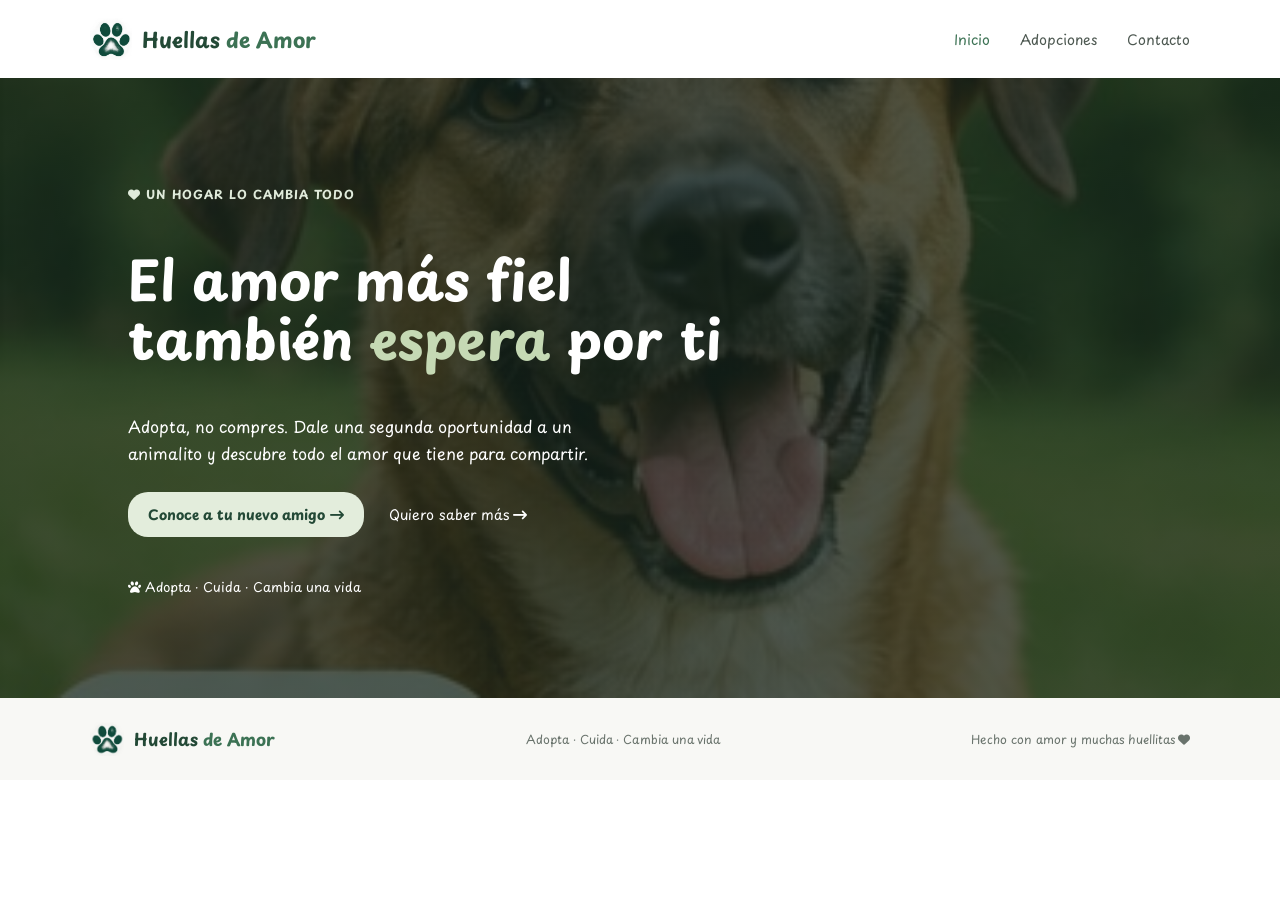
<file: index.html>
<!DOCTYPE html>
<html lang="es">
<head>
    <meta charset="UTF-8">
    <meta name="viewport" content="width=device-width, initial-scale=1.0">
    <title>Huellas de Amor | Adopta, cuida, cambia una vida</title>
    <link rel="stylesheet" href="https://cdnjs.cloudflare.com/ajax/libs/font-awesome/6.7.2/css/all.min.css">
    <link rel="stylesheet" href="style.css">
    <link rel="preconnect" href="https://fonts.googleapis.com">
    <link rel="preconnect" href="https://fonts.gstatic.com" crossorigin>
    <link href="https://fonts.googleapis.com/css2?family=Playpen+Sans:wght@400;500;600;700&display=swap" rel="stylesheet">
    <link rel="stylesheet" href="inicio.css">
</head>
<body>
    <header class="encabezado">
        <a class="marca" href="index.html">
            <img src="imagenes/huella verde.png" alt="" class="icono-marca">
            <span class="nombre-marca">Huellas <span>de Amor</span></span>
        </a>

        <nav class="navegacion">
            <a class="activo" href="index.html">Inicio</a>
            <a href="adopcion.html">Adopciones</a>
            <a href="contacto.html">Contacto</a>
        </nav>
    </header>

    <main>
        <section class="portada" id="inicio">
            <div class="contenido-portada">
                <span class="subtitulo subtitulo-claro">
                    <i class="fa-solid fa-heart"></i>
                     Un hogar lo cambia todo
                </span>

                <h1>
                    El amor más fiel<br>también <span>espera</span> por ti
                </h1>

                <p>
                    Adopta, no compres. Dale una segunda oportunidad
                    a un animalito y descubre todo el amor que tiene
                    para compartir.
                </p>

                <div class="acciones-portada">
                    <a class="boton boton-principal" href="adopcion.html">
                        Conoce a tu nuevo amigo <i class="fa-solid fa-arrow-right-long"></i>
                    </a>

                    <a class="enlace-texto enlace-claro" href="contacto.html">
                        Quiero saber más <i class="fa-solid fa-arrow-right-long"></i>
                    </a>
                </div>

                <div class="nota-portada">
                    <i class="fa-solid fa-paw"></i>
                     Adopta · Cuida · Cambia una vida
                </div>
            </div>
        </section>
    </main>
    <footer class="pie-pagina">
        <a class="marca marca-pie" href="index.html">
            <img src="imagenes/huella verde.png" alt="" class="icono-marca">
            <span class="nombre-marca">Huellas <span>de Amor</span></span>
        </a>

        <p>Adopta · Cuida · Cambia una vida</p>

        <span class="texto-pie">Hecho con amor y muchas huellitas <i class="fa-solid fa-heart"></i></span>
    </footer>
</body>
</html>
</file>
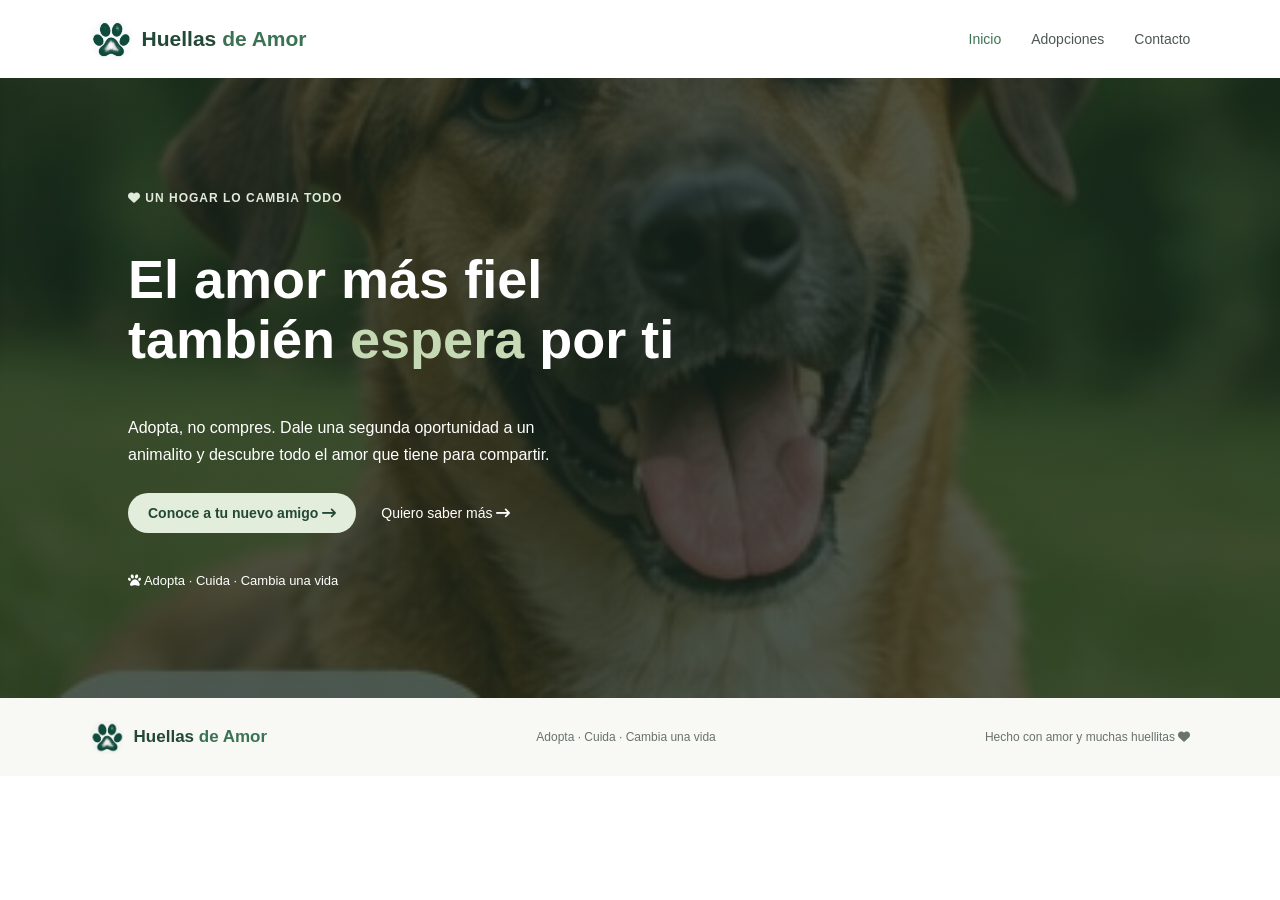
<file: intento/index.html>
<!DOCTYPE html>
<html lang="es">
<head>
    <meta charset="UTF-8">
    <meta name="viewport" content="width=device-width, initial-scale=1.0">
    <title>Huellas de Amor | Adopta, cuida, cambia una vida</title>
    <link rel="stylesheet" href="https://cdnjs.cloudflare.com/ajax/libs/font-awesome/6.7.2/css/all.min.css">
    <link rel="stylesheet" href="style.css">
    <link rel="stylesheet" href="inicio.css">
</head>
<body>
    <header class="encabezado">
        <a class="marca" href="index.html">
            <img src="imagenes/huella verde.png" alt="" class="icono-marca">
            <span class="nombre-marca">Huellas <span>de Amor</span></span>
        </a>

        <nav class="navegacion">
            <a class="activo" href="index.html">Inicio</a>
            <a href="adopcion.html">Adopciones</a>
            <a href="contacto.html">Contacto</a>
        </nav>
    </header>

    <main>
        <section class="portada" id="inicio">
            <div class="contenido-portada">
                <span class="subtitulo subtitulo-claro">
                    <i class="fa-solid fa-heart"></i>
                     Un hogar lo cambia todo
                </span>

                <h1>
                    El amor más fiel<br>también <span>espera</span> por ti
                </h1>

                <p>
                    Adopta, no compres. Dale una segunda oportunidad
                    a un animalito y descubre todo el amor que tiene
                    para compartir.
                </p>

                <div class="acciones-portada">
                    <a class="boton boton-principal" href="adopcion.html">
                        Conoce a tu nuevo amigo <i class="fa-solid fa-arrow-right-long"></i>
                    </a>

                    <a class="enlace-texto enlace-claro" href="contacto.html">
                        Quiero saber más <i class="fa-solid fa-arrow-right-long"></i>
                    </a>
                </div>

                <div class="nota-portada">
                    <i class="fa-solid fa-paw"></i>
                     Adopta · Cuida · Cambia una vida
                </div>
            </div>
        </section>
    </main>
    <footer class="pie-pagina">
        <a class="marca marca-pie" href="index.html">
            <img src="imagenes/huella verde.png" alt="" class="icono-marca">
            <span class="nombre-marca">Huellas <span>de Amor</span></span>
        </a>

        <p>Adopta · Cuida · Cambia una vida</p>

        <span class="texto-pie">Hecho con amor y muchas huellitas <i class="fa-solid fa-heart"></i></span>
    </footer>
</body>
</html>
</file>
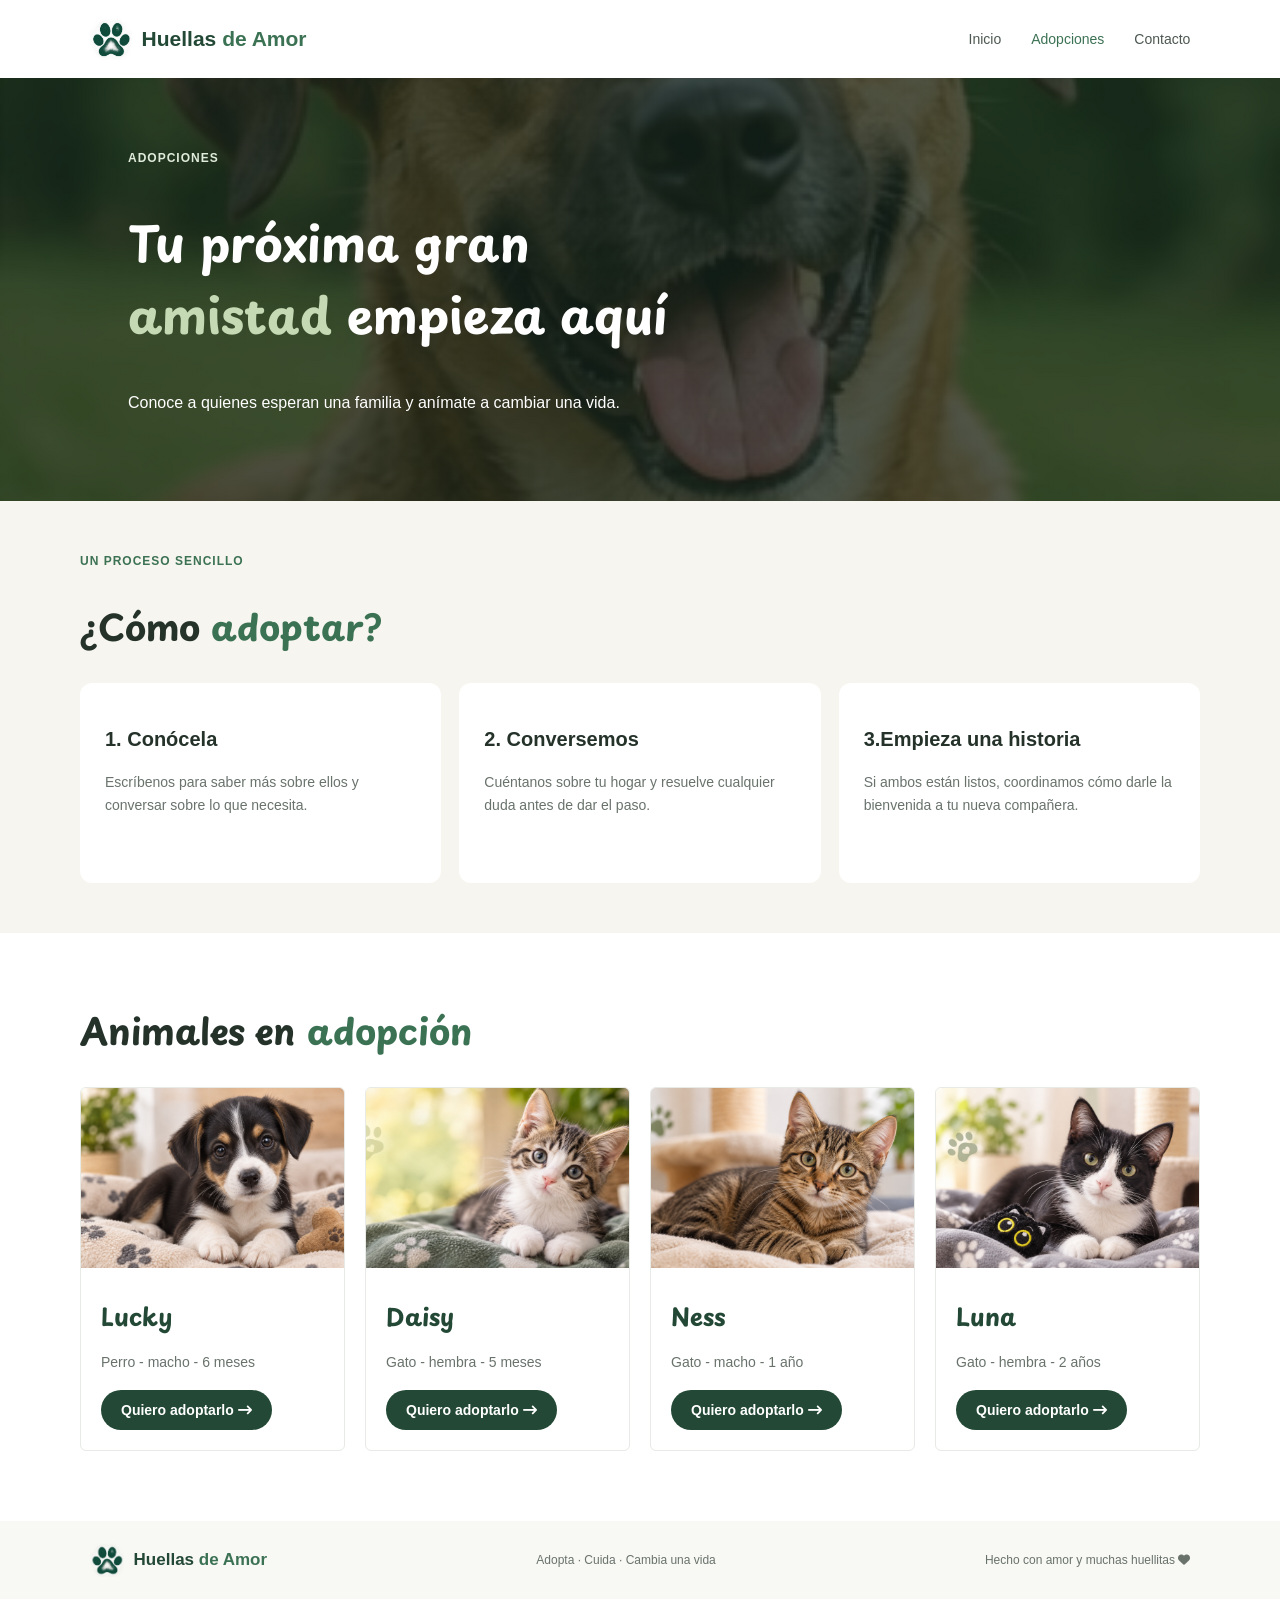
<file: adopcion.html>
<!DOCTYPE html>
<html lang="es">
<head>
    <meta charset="UTF-8">
    <meta name="viewport" content="width=device-width, initial-scale=1.0">
    <title>Adopciones | Huellas de Amor</title>
    <link rel="stylesheet" href="https://cdnjs.cloudflare.com/ajax/libs/font-awesome/6.7.2/css/all.min.css">
    <link rel="stylesheet" href="style.css">
    <link rel="stylesheet" href="adopcion.css">
    <link rel="preconnect" href="https://fonts.googleapis.com">
    <link rel="preconnect" href="https://fonts.gstatic.com" crossorigin>
    <link href="https://fonts.googleapis.com/css2?family=Playpen+Sans:wght@400;500;600;700&display=swap" rel="stylesheet">
    
</head>
<body>

    <header class="encabezado">
        <a class="marca" href="index.html">
            <img src="imagenes/huella verde.png" alt="" class="icono-marca">
            <span class="nombre-marca">Huellas <span>de Amor</span></span>
        </a>

        <nav class="navegacion">
            <a href="index.html">Inicio</a>
            <a class="activo" href="adopcion.html">Adopciones</a>
            <a href="contacto.html">Contacto</a>
        </nav>
    </header>

    <main>

        <section class="portada-pagina">
            <span class="subtitulo subtitulo-claro">Adopciones</span>

            <h1>Tu próxima gran<br><span>amistad</span> empieza aquí</h1>

            <p>Conoce a quienes esperan una familia y anímate a cambiar una vida.</p>
        </section>

        <section class="seccion-pasos">
            <div class="contenedor">
                <div class="titulo-seccion">
                    <div>
                        <span class="subtitulo">Un proceso sencillo</span>
                        <h2>¿Cómo <span>adoptar?</span></h2>
                    </div>
                </div>

                <div class="cuadricula-pasos">
                    <article class="tarjeta-paso">
                        <h3>1. Conócela</h3>
                        <p>Escríbenos para saber más sobre ellos y conversar sobre lo que necesita.</p>
                    </article>

                    <article class="tarjeta-paso">
                        <h3>2. Conversemos</h3>
                        <p>Cuéntanos sobre tu hogar y resuelve cualquier duda antes de dar el paso.</p>
                    </article>

                    <article class="tarjeta-paso">
                        <h3>3.Empieza una historia</h3>
                        <p>Si ambos están listos, coordinamos cómo darle la bienvenida a tu nueva compañera.</p>
                    </article>
                </div>
            </div>
        </section>

        <section class="seccion-adopcion contenedor">
            <div class="titulo-seccion">
                <h2>Animales en <span>adopción</span></h2>
            </div>

            <div class="cuadricula-animales">
                <article class="tarjeta-animal">
                    <img src="imagenes/perrito1.png" alt="Lucky, un perrito en adopción" class="imagen-animal">
                    <div class="detalles-animal">
                        <h2>Lucky</h2>
                        <p class="descripcion-animal">Perro - macho - 6 meses</p>
                        <a class="boton boton-oscuro" href="contacto.html">
                            Quiero adoptarlo 
                            <i class="fa-solid fa-arrow-right-long"></i>
                        </a>
                    </div>
                </article>

                <article class="tarjeta-animal">
                    <img src="imagenes/gatito1.png" alt="Daisy, una gata en adopción" class="imagen-animal">
                    <div class="detalles-animal">
                        <h2>Daisy</h2>
                        <p class="descripcion-animal">Gato - hembra - 5 meses</p>
                        <a class="boton boton-oscuro" href="contacto.html">
                            Quiero adoptarlo 
                            <i class="fa-solid fa-arrow-right-long"></i>
                        </a>
                    </div>
                </article>

                <article class="tarjeta-animal">
                    <img src="imagenes/gatito2.png" alt="Ness, un gatito en adopción" class="imagen-animal">
                    <div class="detalles-animal">
                        <h2>Ness</h2>
                        <p class="descripcion-animal">Gato - macho - 1 año</p>
                        <a class="boton boton-oscuro" href="contacto.html">
                            Quiero adoptarlo 
                            <i class="fa-solid fa-arrow-right-long"></i>
                        </a>
                    </div>
                </article>

                <article class="tarjeta-animal">
                    <img src="imagenes/gatito3.png" alt="Luna, una gata en adopción" class="imagen-animal">
                    <div class="detalles-animal">
                        <h2>Luna</h2>
                        <p class="descripcion-animal">Gato - hembra - 2 años</p>
                        <a class="boton boton-oscuro" href="contacto.html">
                            Quiero adoptarlo 
                            <i class="fa-solid fa-arrow-right-long"></i>
                        </a>
                    </div>
                </article>
            </div>
        </section>

        
    </main>

    <footer class="pie-pagina">
        <a class="marca marca-pie" href="index.html">
            <img src="imagenes/huella verde.png" alt="" class="icono-marca">
            <span class="nombre-marca">Huellas <span>de Amor</span></span>
        </a>

        <p>Adopta · Cuida · Cambia una vida</p>

        <span class="texto-pie">Hecho con amor y muchas huellitas 
            <i class="fa-solid fa-heart"></i>
        </span>
    </footer>

</body>
</html>
</file>
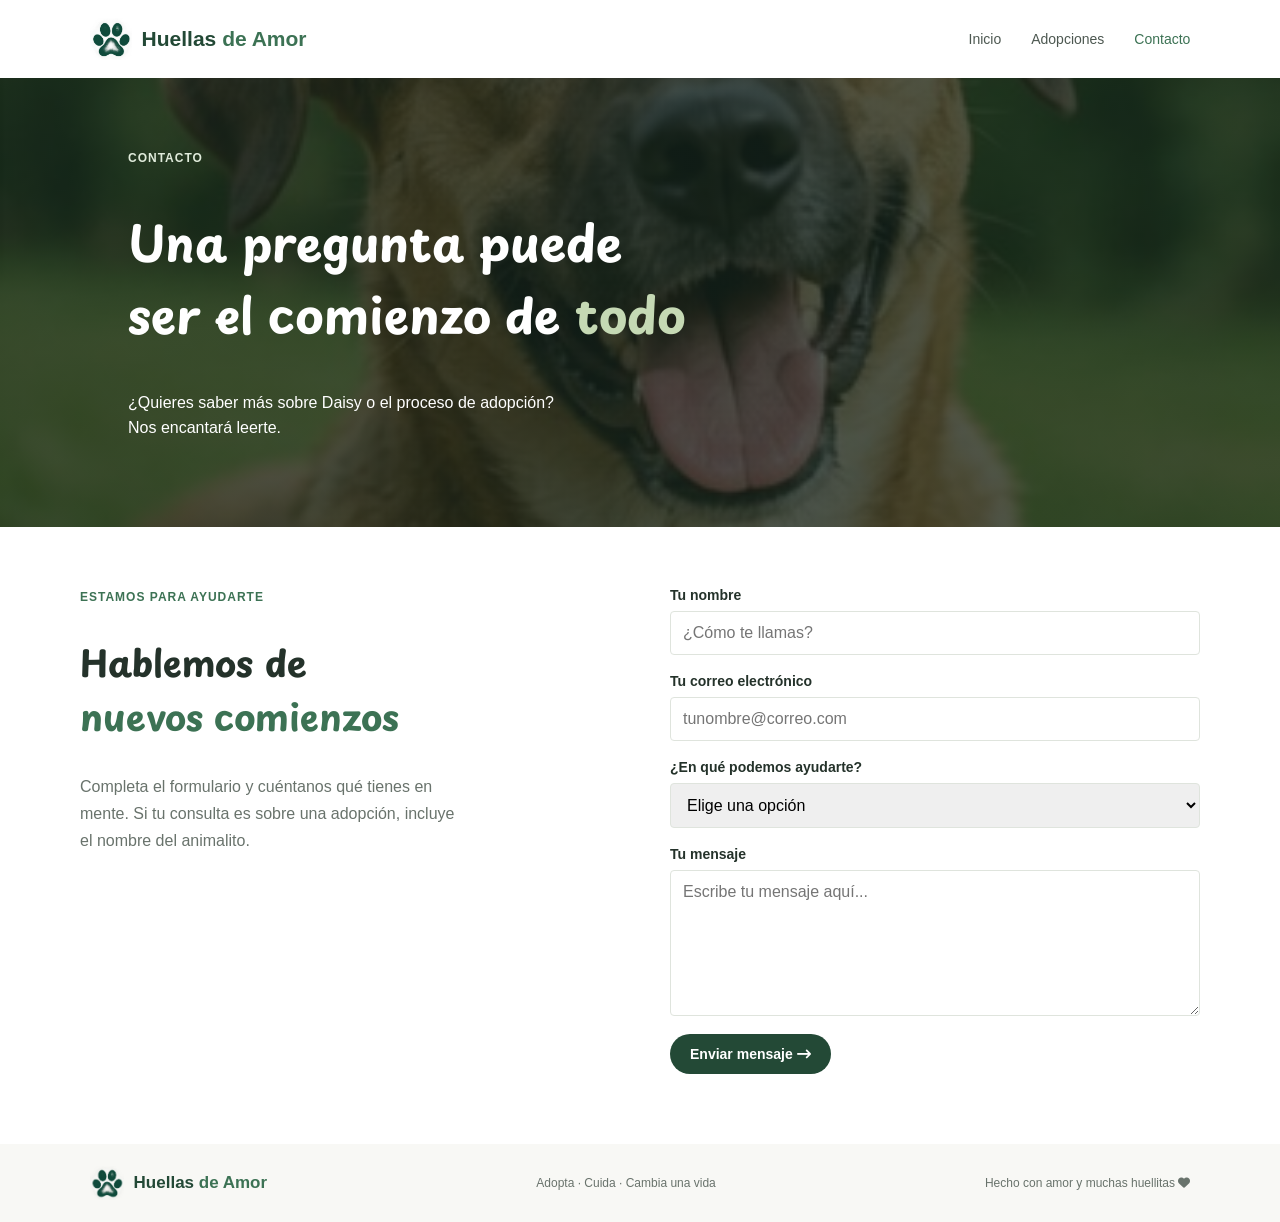
<file: contacto.html>
<!DOCTYPE html>
<html lang="es">
<head>
    <meta charset="UTF-8">
    <meta name="viewport" content="width=device-width, initial-scale=1.0">
    <title>Contacto | Huellas de Amor</title>
    <link rel="stylesheet" href="https://cdnjs.cloudflare.com/ajax/libs/font-awesome/6.7.2/css/all.min.css">
    <link rel="stylesheet" href="style.css">
    <link rel="stylesheet" href="contacto.css">
    <link rel="preconnect" href="https://fonts.googleapis.com">
    <link rel="preconnect" href="https://fonts.gstatic.com" crossorigin>
    <link href="https://fonts.googleapis.com/css2?family=Playpen+Sans:wght@400;500;600;700&display=swap" rel="stylesheet">
</head>
<body>

    <header class="encabezado">
        <a class="marca" href="index.html">
            <img src="imagenes/huella verde.png" alt="" class="icono-marca">
            <span class="nombre-marca">Huellas <span>de Amor</span></span>
        </a>

        <nav class="navegacion">
            <a href="index.html">Inicio</a>
            <a href="adopcion.html">Adopciones</a>
            <a class="activo" href="contacto.html">Contacto</a>
        </nav>
    </header>

    <main>
        <section class="portada-pagina">
            <span class="subtitulo subtitulo-claro">Contacto</span>

            <h1>Una pregunta puede<br>ser el comienzo de <span>todo</span></h1>

            <p>¿Quieres saber más sobre Daisy o el proceso de adopción? <br /> Nos encantará leerte.</p>
        </section>

        <section class="seccion-contacto contenedor">
            <div class="introduccion-contacto">
                <span class="subtitulo">Estamos para ayudarte</span>

                <h2>Hablemos de<br><span>nuevos comienzos</span></h2>

                <p>Completa el formulario y cuéntanos qué tienes en mente. Si tu consulta es sobre una adopción, incluye el nombre del animalito.</p>
                
            </div>

            <form class="formulario-contacto" action="https://formspree.io/f/xgaopaao" method="post">

                <label for="nombre">Tu nombre</label>
                <input id="nombre" name="name" type="text" placeholder="¿Cómo te llamas?" autocomplete="name" required>

                <label for="correo">Tu correo electrónico</label>
                <input id="correo" name="email" type="email" placeholder="tunombre@correo.com" autocomplete="email" required>

                <label for="asunto">¿En qué podemos ayudarte?</label>
                <select id="asunto" name="subject" required>
                    <option value="" disabled selected>Elige una opción</option>
                    <option>Quiero adoptar a Daisy</option>
                    <option>Consulta sobre adopciones</option>
                    <option>Quiero ayudar</option>
                    <option>Otra consulta</option>
                </select>

                <label for="mensaje">Tu mensaje</label>
                <textarea id="mensaje" name="message" rows="5" placeholder="Escribe tu mensaje aquí..." required></textarea>

                <button class="boton boton-oscuro boton-formulario" type="submit">
                    Enviar mensaje <i class="fa-solid fa-arrow-right-long"></i>
                </button>
            </form>
        </section>
    </main>

    <footer class="pie-pagina">
        <a class="marca marca-pie" href="index.html">
            <img src="imagenes/huella verde.png" alt="" class="icono-marca">
            <span class="nombre-marca">Huellas <span>de Amor</span></span>
        </a>

        <p>Adopta · Cuida · Cambia una vida</p>

        <span class="texto-pie">Hecho con amor y muchas huellitas 
            <i class="fa-solid fa-heart"></i>
        </span>
    </footer>

</body>
</html>
</file>
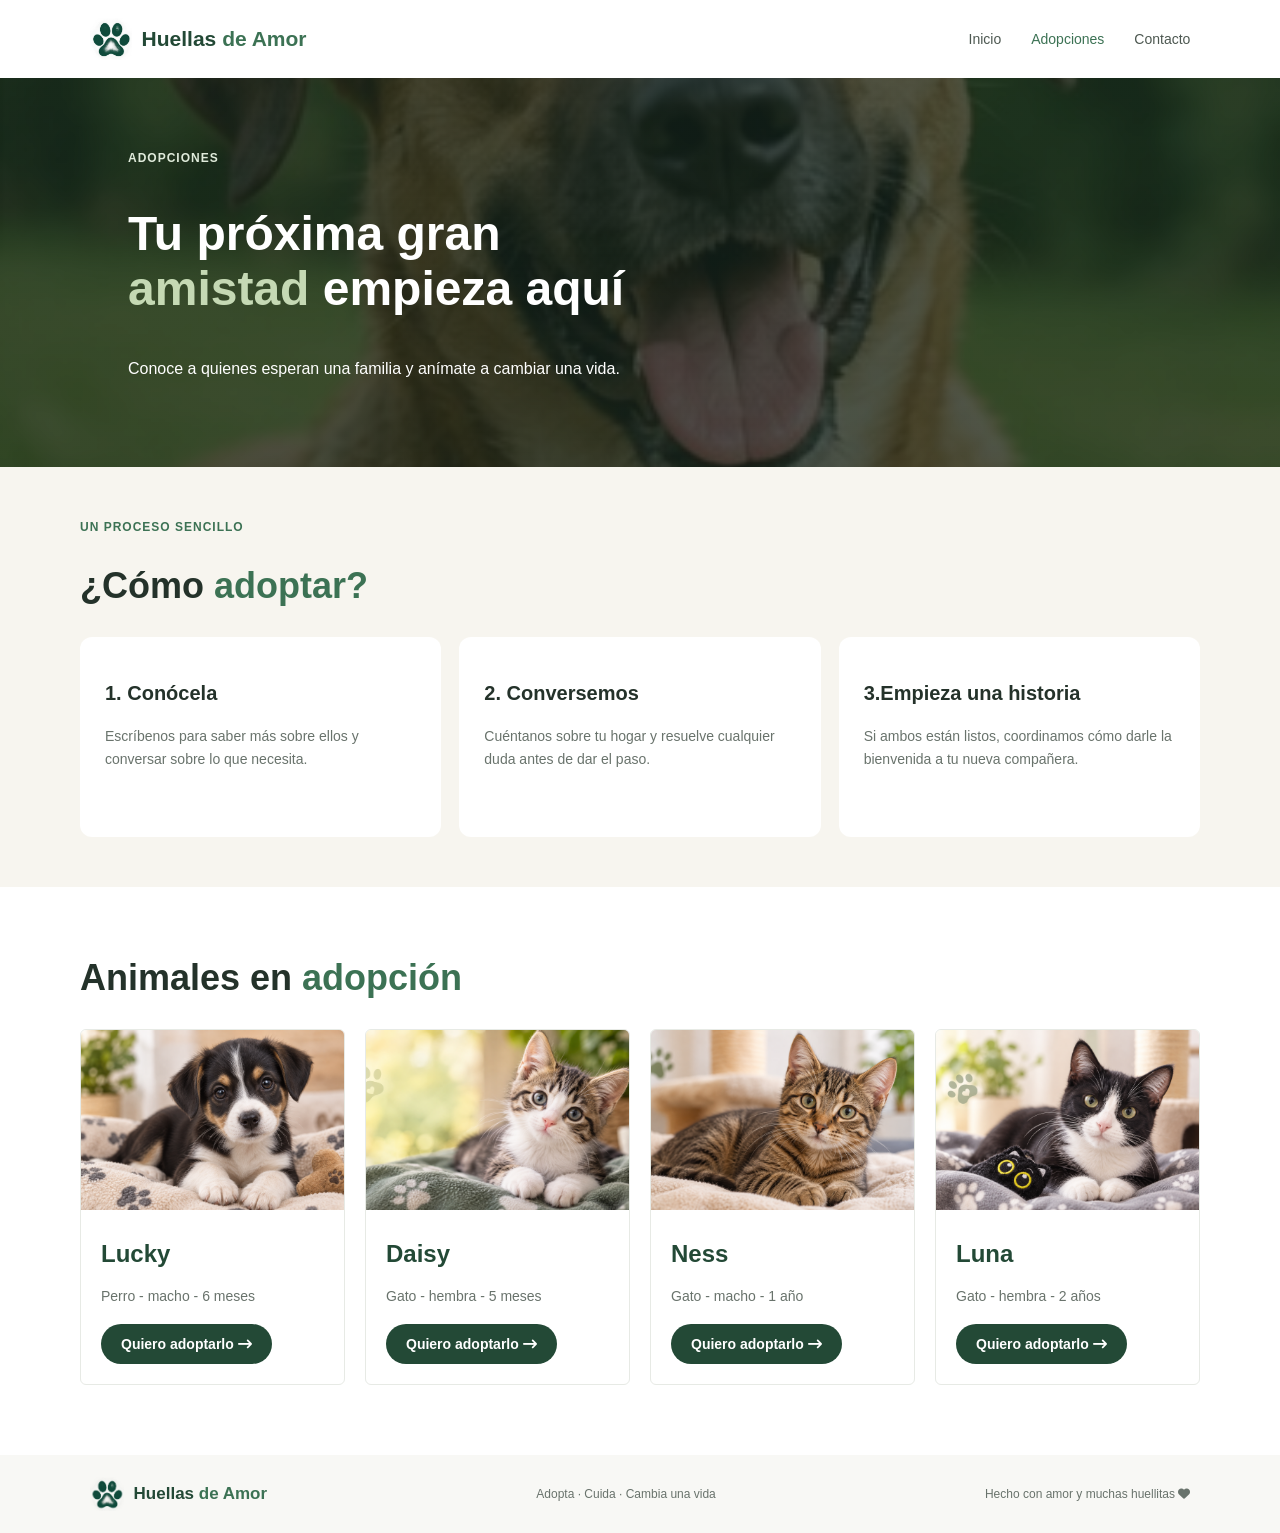
<file: intento/adopcion.html>
<!DOCTYPE html>
<html lang="es">
<head>
    <meta charset="UTF-8">
    <meta name="viewport" content="width=device-width, initial-scale=1.0">
    <title>Adopciones | Huellas de Amor</title>
    <link rel="stylesheet" href="https://cdnjs.cloudflare.com/ajax/libs/font-awesome/6.7.2/css/all.min.css">
    <link rel="stylesheet" href="style.css">
    <link rel="stylesheet" href="adopcion.css">
</head>
<body>

    <header class="encabezado">
        <a class="marca" href="index.html">
            <img src="imagenes/huella verde.png" alt="" class="icono-marca">
            <span class="nombre-marca">Huellas <span>de Amor</span></span>
        </a>

        <nav class="navegacion">
            <a href="index.html">Inicio</a>
            <a class="activo" href="adopcion.html">Adopciones</a>
            <a href="contacto.html">Contacto</a>
        </nav>
    </header>

    <main>

        <section class="portada-pagina">
            <span class="subtitulo subtitulo-claro">Adopciones</span>

            <h1>Tu próxima gran<br><span>amistad</span> empieza aquí</h1>

            <p>Conoce a quienes esperan una familia y anímate a cambiar una vida.</p>
        </section>

        <section class="seccion-pasos">
            <div class="contenedor">
                <div class="titulo-seccion">
                    <div>
                        <span class="subtitulo">Un proceso sencillo</span>
                        <h2>¿Cómo <span>adoptar?</span></h2>
                    </div>
                </div>

                <div class="cuadricula-pasos">
                    <article class="tarjeta-paso">
                        <h3>1. Conócela</h3>
                        <p>Escríbenos para saber más sobre ellos y conversar sobre lo que necesita.</p>
                    </article>

                    <article class="tarjeta-paso">
                        <h3>2. Conversemos</h3>
                        <p>Cuéntanos sobre tu hogar y resuelve cualquier duda antes de dar el paso.</p>
                    </article>

                    <article class="tarjeta-paso">
                        <h3>3.Empieza una historia</h3>
                        <p>Si ambos están listos, coordinamos cómo darle la bienvenida a tu nueva compañera.</p>
                    </article>
                </div>
            </div>
        </section>

        <section class="seccion-adopcion contenedor">
            <div class="titulo-seccion">
                <h2>Animales en <span>adopción</span></h2>
            </div>

            <div class="cuadricula-animales">
                <article class="tarjeta-animal">
                    <img src="imagenes/perrito1.png" alt="Lucky, un perrito en adopción" class="imagen-animal">
                    <div class="detalles-animal">
                        <h2>Lucky</h2>
                        <p class="descripcion-animal">Perro - macho - 6 meses</p>
                        <a class="boton boton-oscuro" href="contacto.html">
                            Quiero adoptarlo 
                            <i class="fa-solid fa-arrow-right-long"></i>
                        </a>
                    </div>
                </article>

                <article class="tarjeta-animal">
                    <img src="imagenes/gatito1.png" alt="Daisy, una gata en adopción" class="imagen-animal">
                    <div class="detalles-animal">
                        <h2>Daisy</h2>
                        <p class="descripcion-animal">Gato - hembra - 5 meses</p>
                        <a class="boton boton-oscuro" href="contacto.html">
                            Quiero adoptarlo 
                            <i class="fa-solid fa-arrow-right-long"></i>
                        </a>
                    </div>
                </article>

                <article class="tarjeta-animal">
                    <img src="imagenes/gatito2.png" alt="Ness, un gatito en adopción" class="imagen-animal">
                    <div class="detalles-animal">
                        <h2>Ness</h2>
                        <p class="descripcion-animal">Gato - macho - 1 año</p>
                        <a class="boton boton-oscuro" href="contacto.html">
                            Quiero adoptarlo 
                            <i class="fa-solid fa-arrow-right-long"></i>
                        </a>
                    </div>
                </article>

                <article class="tarjeta-animal">
                    <img src="imagenes/gatito3.png" alt="Luna, una gata en adopción" class="imagen-animal">
                    <div class="detalles-animal">
                        <h2>Luna</h2>
                        <p class="descripcion-animal">Gato - hembra - 2 años</p>
                        <a class="boton boton-oscuro" href="contacto.html">
                            Quiero adoptarlo 
                            <i class="fa-solid fa-arrow-right-long"></i>
                        </a>
                    </div>
                </article>
            </div>
        </section>

        
    </main>

    <footer class="pie-pagina">
        <a class="marca marca-pie" href="index.html">
            <img src="imagenes/huella verde.png" alt="" class="icono-marca">
            <span class="nombre-marca">Huellas <span>de Amor</span></span>
        </a>

        <p>Adopta · Cuida · Cambia una vida</p>

        <span class="texto-pie">Hecho con amor y muchas huellitas 
            <i class="fa-solid fa-heart"></i>
        </span>
    </footer>

</body>
</html>
</file>
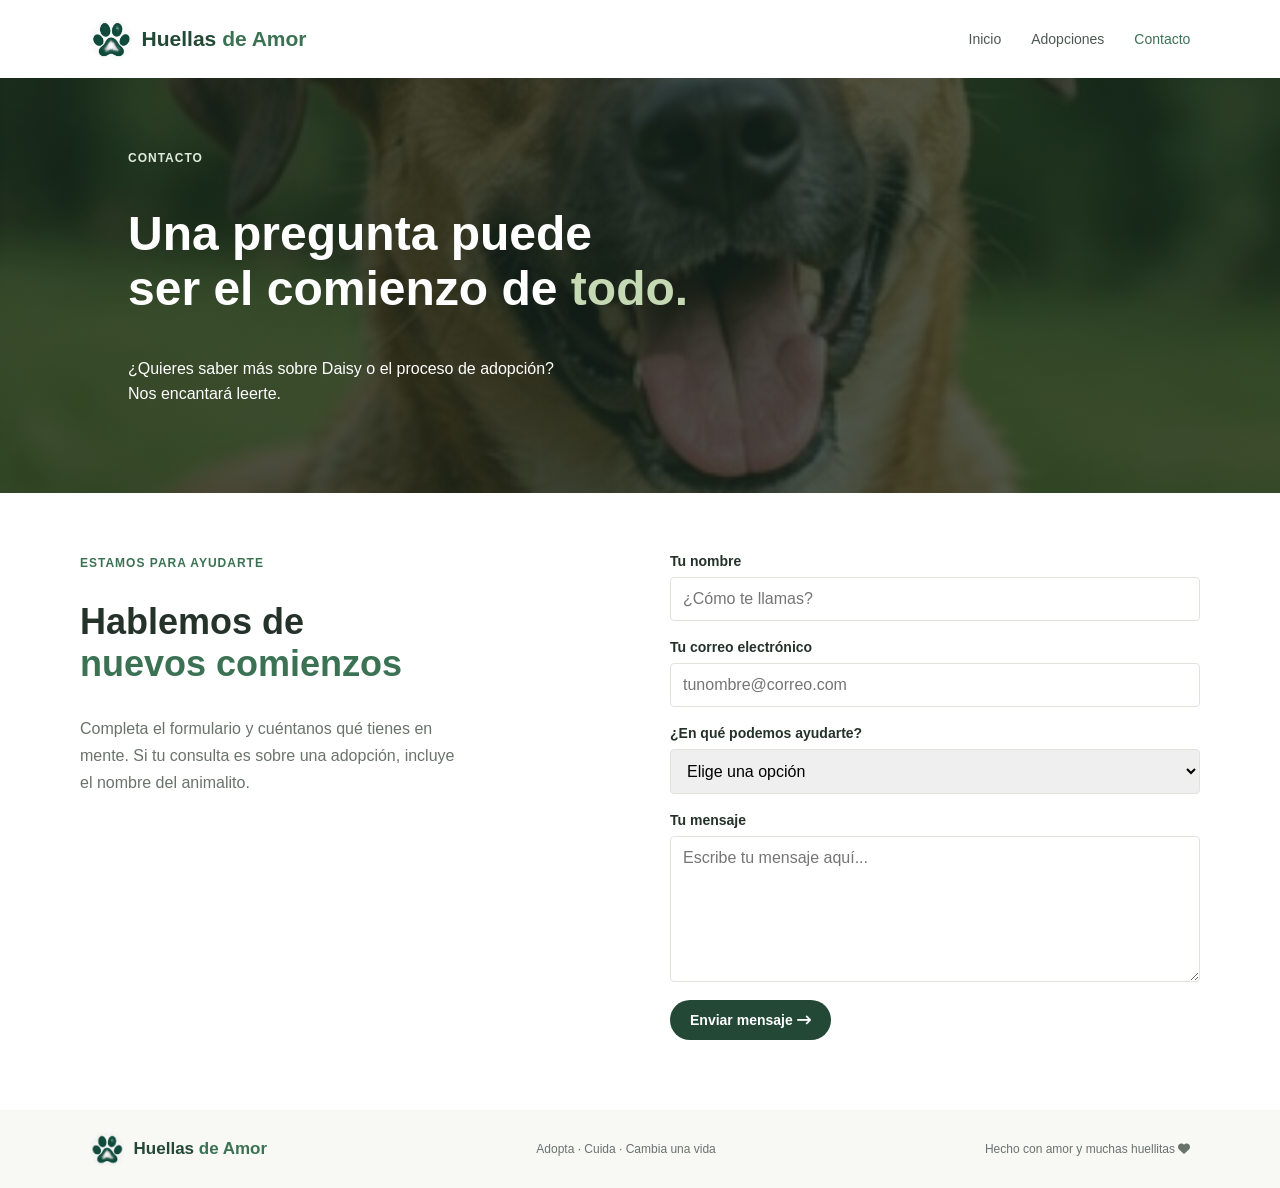
<file: intento/contacto.html>
<!DOCTYPE html>
<html lang="es">
<head>
    <meta charset="UTF-8">
    <meta name="viewport" content="width=device-width, initial-scale=1.0">
    <title>Contacto | Huellas de Amor</title>
    <link rel="stylesheet" href="https://cdnjs.cloudflare.com/ajax/libs/font-awesome/6.7.2/css/all.min.css">
    <link rel="stylesheet" href="style.css">
    <link rel="stylesheet" href="contacto.css">
</head>
<body>

    <header class="encabezado">
        <a class="marca" href="index.html">
            <img src="imagenes/huella verde.png" alt="" class="icono-marca">
            <span class="nombre-marca">Huellas <span>de Amor</span></span>
        </a>

        <nav class="navegacion">
            <a href="index.html">Inicio</a>
            <a href="adopcion.html">Adopciones</a>
            <a class="activo" href="contacto.html">Contacto</a>
        </nav>
    </header>

    <main>
        <section class="portada-pagina">
            <span class="subtitulo subtitulo-claro">Contacto</span>

            <h1>Una pregunta puede<br>ser el comienzo de <span>todo.</span></h1>

            <p>¿Quieres saber más sobre Daisy o el proceso de adopción? <br /> Nos encantará leerte.</p>
        </section>

        <section class="seccion-contacto contenedor">
            <div class="introduccion-contacto">
                <span class="subtitulo">Estamos para ayudarte</span>

                <h2>Hablemos de<br><span>nuevos comienzos</span></h2>

                <p>Completa el formulario y cuéntanos qué tienes en mente. Si tu consulta es sobre una adopción, incluye el nombre del animalito.</p>
                
            </div>

            <form class="formulario-contacto" action="https://formspree.io/f/xgaopaao" method="post">

                <label for="nombre">Tu nombre</label>
                <input id="nombre" name="name" type="text" placeholder="¿Cómo te llamas?" autocomplete="name" required>

                <label for="correo">Tu correo electrónico</label>
                <input id="correo" name="email" type="email" placeholder="tunombre@correo.com" autocomplete="email" required>

                <label for="asunto">¿En qué podemos ayudarte?</label>
                <select id="asunto" name="subject" required>
                    <option value="" disabled selected>Elige una opción</option>
                    <option>Quiero adoptar a Daisy</option>
                    <option>Consulta sobre adopciones</option>
                    <option>Quiero ayudar</option>
                    <option>Otra consulta</option>
                </select>

                <label for="mensaje">Tu mensaje</label>
                <textarea id="mensaje" name="message" rows="5" placeholder="Escribe tu mensaje aquí..." required></textarea>

                <button class="boton boton-oscuro boton-formulario" type="submit">
                    Enviar mensaje <i class="fa-solid fa-arrow-right-long"></i>
                </button>
            </form>
        </section>
    </main>

    <footer class="pie-pagina">
        <a class="marca marca-pie" href="index.html">
            <img src="imagenes/huella verde.png" alt="" class="icono-marca">
            <span class="nombre-marca">Huellas <span>de Amor</span></span>
        </a>

        <p>Adopta · Cuida · Cambia una vida</p>

        <span class="texto-pie">Hecho con amor y muchas huellitas 
            <i class="fa-solid fa-heart"></i>
        </span>
    </footer>

</body>
</html>
</file>
<file: style.css>
body {
    margin: 0;
    color: #24322a;
    background: #ffffff;
    font-family: Arial, sans-serif;
}

a {
    color: inherit;
    text-decoration: none;
}

.encabezado {
    display: flex;
    align-items: center;
    justify-content: space-between;
    padding: 18px 7%;
}

.marca {
    display: flex;
    align-items: center;
    gap: 10px;
}

.icono-marca {
    width: 42px;
    height: 42px;
}

.nombre-marca {
    color: #234936;
    font-size: 21px;
    font-weight: bold;
}

.nombre-marca span {
    color: #3c7254;
}

.navegacion {
    display: flex;
    gap: 30px;
}

.navegacion a {
    color: #4d5851;
    font-size: 14px;
}

.navegacion a:hover,
.navegacion a.activo {
    color: #3c7254;
}

.boton {
    display: inline-block;
    padding: 12px 20px;
    border: 0;
    border-radius: 20px;
    font-size: 14px;
    font-weight: bold;
    cursor: pointer;
}

.boton-principal {
    color: #234936;
    background: #e3eddc;
}

.boton-oscuro {
    color: #ffffff;
    background: #234936;
}

.boton-oscuro:hover {
    background: #3c7254;
}

.enlace-texto {
    color: #3c7254;
    font-size: 14px;
}

.enlace-claro {
    color: #ffffff;
}

.contenedor {
    width: 90%;
    max-width: 1120px;
    margin: 0 auto;
}

.subtitulo {
    color: #3c7254;
    font-size: 12px;
    font-weight: bold;
    text-transform: uppercase;
    letter-spacing: 1px;
}

.subtitulo-claro {
    color: #e0ebdb;
}

.portada-pagina {
    padding: 70px 10%;
    color: #ffffff;
    background: linear-gradient(rgba(21, 37, 29, 0.75), rgba(21, 37, 29, 0.75)), url("imagenes/Daisy_perro.jpg") center 45% / cover;
}

.portada-pagina h1 {
    font-size: 48px;
}

.portada-pagina h1 span {
    color: #c5d9b4;
}

.portada-pagina p {
    max-width: 560px;
    line-height: 1.6;
}

.titulo-seccion h2 {
    font-size: 36px;
}

.titulo-seccion h2 span {
    color: #3c7254;
}

.pie-pagina {
    display: flex;
    align-items: center;
    justify-content: space-between;
    padding: 20px 7%;
    background: #f8f8f5;
}

.marca-pie .icono-marca {
    width: 34px;
    height: 34px;
}

.marca-pie .nombre-marca {
    font-size: 17px;
}

.pie-pagina p,
.texto-pie {
    color: #69736c;
    font-size: 12px;
}

@media (max-width: 700px) {
    .encabezado {
        flex-direction: column;
        gap: 15px;
    }

    .navegacion {
        gap: 20px;
    }

    .pie-pagina {
        flex-direction: column;
        gap: 10px;
        text-align: center;
    }
}

h1, h2 {
    font-family: "Playpen Sans", cursive;
}
</file>
<file: inicio.css>
.portada {
    display: flex;
    min-height: 520px;
    align-items: center;
    padding: 50px 10%;
    color: #ffffff;
    background: linear-gradient(rgba(21, 37, 29, 0.75), rgba(21, 37, 29, 0.75)), url("imagenes/Daisy_perro.jpg") center 43% / cover;
}

.contenido-portada {
    max-width: 620px;
}

.contenido-portada h1 {
    font-size: 54px;
    line-height: 1.1;
}

.contenido-portada h1 span {
    color: #c5d9b4;
}

.contenido-portada p {
    max-width: 470px;
    line-height: 1.7;
}

.acciones-portada {
    display: flex;
    align-items: center;
    gap: 25px;
    margin-top: 25px;
}

.nota-portada {
    margin-top: 40px;
    font-size: 13px;
}

@media (max-width: 700px) {
    .portada {
        min-height: 450px;
        padding: 40px 7%;
    }

    .contenido-portada h1 {
        font-size: 40px;
    }

    .acciones-portada {
        align-items: flex-start;
        flex-direction: column;
        gap: 18px;
    }
}

@import url('https://fonts.googleapis.com/css2?family=Playpen+Sans:wght@400;700&display=swap');

body {
    font-family: 'Playpen Sans', cursive;
}
</file>
<file: intento/style.css>
body {
    margin: 0;
    color: #24322a;
    background: #ffffff;
    font-family: Arial, sans-serif;
}

a {
    color: inherit;
    text-decoration: none;
}

.encabezado {
    display: flex;
    align-items: center;
    justify-content: space-between;
    padding: 18px 7%;
}

.marca {
    display: flex;
    align-items: center;
    gap: 10px;
}

.icono-marca {
    width: 42px;
    height: 42px;
}

.nombre-marca {
    color: #234936;
    font-size: 21px;
    font-weight: bold;
}

.nombre-marca span {
    color: #3c7254;
}

.navegacion {
    display: flex;
    gap: 30px;
}

.navegacion a {
    color: #4d5851;
    font-size: 14px;
}

.navegacion a:hover,
.navegacion a.activo {
    color: #3c7254;
}

.boton {
    display: inline-block;
    padding: 12px 20px;
    border: 0;
    border-radius: 20px;
    font-size: 14px;
    font-weight: bold;
    cursor: pointer;
}

.boton-principal {
    color: #234936;
    background: #e3eddc;
}

.boton-oscuro {
    color: #ffffff;
    background: #234936;
}

.boton-oscuro:hover {
    background: #3c7254;
}

.enlace-texto {
    color: #3c7254;
    font-size: 14px;
}

.enlace-claro {
    color: #ffffff;
}

.contenedor {
    width: 90%;
    max-width: 1120px;
    margin: 0 auto;
}

.subtitulo {
    color: #3c7254;
    font-size: 12px;
    font-weight: bold;
    text-transform: uppercase;
    letter-spacing: 1px;
}

.subtitulo-claro {
    color: #e0ebdb;
}

.portada-pagina {
    padding: 70px 10%;
    color: #ffffff;
    background: linear-gradient(rgba(21, 37, 29, 0.75), rgba(21, 37, 29, 0.75)), url("imagenes/Daisy_perro.jpg") center 45% / cover;
}

.portada-pagina h1 {
    font-size: 48px;
}

.portada-pagina h1 span {
    color: #c5d9b4;
}

.portada-pagina p {
    max-width: 560px;
    line-height: 1.6;
}

.titulo-seccion h2 {
    font-size: 36px;
}

.titulo-seccion h2 span {
    color: #3c7254;
}

.pie-pagina {
    display: flex;
    align-items: center;
    justify-content: space-between;
    padding: 20px 7%;
    background: #f8f8f5;
}

.marca-pie .icono-marca {
    width: 34px;
    height: 34px;
}

.marca-pie .nombre-marca {
    font-size: 17px;
}

.pie-pagina p,
.texto-pie {
    color: #69736c;
    font-size: 12px;
}

@media (max-width: 700px) {
    .encabezado {
        flex-direction: column;
        gap: 15px;
    }

    .navegacion {
        gap: 20px;
    }

    .pie-pagina {
        flex-direction: column;
        gap: 10px;
        text-align: center;
    }
}
</file>
<file: intento/inicio.css>
.portada {
    display: flex;
    min-height: 520px;
    align-items: center;
    padding: 50px 10%;
    color: #ffffff;
    background: linear-gradient(rgba(21, 37, 29, 0.75), rgba(21, 37, 29, 0.75)), url("imagenes/Daisy_perro.jpg") center 43% / cover;
}

.contenido-portada {
    max-width: 620px;
}

.contenido-portada h1 {
    font-size: 54px;
    line-height: 1.1;
}

.contenido-portada h1 span {
    color: #c5d9b4;
}

.contenido-portada p {
    max-width: 470px;
    line-height: 1.7;
}

.acciones-portada {
    display: flex;
    align-items: center;
    gap: 25px;
    margin-top: 25px;
}

.nota-portada {
    margin-top: 40px;
    font-size: 13px;
}

@media (max-width: 700px) {
    .portada {
        min-height: 450px;
        padding: 40px 7%;
    }

    .contenido-portada h1 {
        font-size: 40px;
    }

    .acciones-portada {
        align-items: flex-start;
        flex-direction: column;
        gap: 18px;
    }
}
</file>
<file: adopcion.css>
.seccion-adopcion {
    padding-top: 40px;
    padding-bottom: 70px;
}

.titulo-seccion {
    margin-bottom: 30px;
}

.cuadricula-animales {
    display: grid;
    grid-template-columns: repeat(4, 1fr);
    gap: 20px;
}

.tarjeta-animal {
    overflow: hidden;
    border: 1px solid #e7eae5;
    border-radius: 6px;
    background: #ffffff;
}

.imagen-animal {
    display: block;
    width: 100%;
    height: 180px;
    object-fit: cover;
}

.detalles-animal {
    padding: 10px 20px 20px;
}

.detalles-animal h2 {
    color: #234936;
    font-size: 24px;
}

.descripcion-animal {
    margin-bottom: 20px;
    color: #69736c;
    font-size: 14px;
}

.seccion-pasos {
    padding: 50px 0;
    background: #f7f5ef;
}

.cuadricula-pasos {
    display: grid;
    grid-template-columns: repeat(3, 1fr);
    gap: 18px;
}

.tarjeta-paso {
    min-height: 150px;
    padding: 25px;
    border-radius: 12px;
    background: #ffffff;
}

.tarjeta-paso h3 {
    font-size: 20px;
}

.tarjeta-paso p {
    color: #69736c;
    font-size: 14px;
    line-height: 1.6;
}

@media (max-width: 800px) {
    .cuadricula-animales {
        grid-template-columns: repeat(2, 1fr);
    }
}

@media (max-width: 600px) {
    .cuadricula-animales,
    .cuadricula-pasos {
        grid-template-columns: 1fr;
    }
}

h1, h2 {
    font-family: "Playpen Sans", cursive;
}
</file>
<file: contacto.css>
.seccion-contacto {
    display: grid;
    grid-template-columns: 1fr 1fr;
    gap: 60px;
    padding-top: 60px;
    padding-bottom: 70px;
}

.introduccion-contacto h2 {
    font-size: 36px;
}

.introduccion-contacto h2 span {
    color: #3c7254;
}

.introduccion-contacto p {
    max-width: 390px;
    color: #69736c;
    line-height: 1.7;
}

.formulario-contacto {
    display: flex;
    flex-direction: column;
}

.formulario-contacto label {
    margin-bottom: 8px;
    font-size: 14px;
    font-weight: bold;
}

.formulario-contacto input,
.formulario-contacto select,
.formulario-contacto textarea {
    margin-bottom: 18px;
    padding: 12px;
    border: 1px solid #dfe4dd;
    border-radius: 4px;
    font: inherit;
}

.formulario-contacto textarea {
    min-height: 120px;
}

.boton-formulario {
    align-self: flex-start;
}

@media (max-width: 700px) {
    .seccion-contacto {
        grid-template-columns: 1fr;
        gap: 25px;
    }
}

h1, h2 {
    font-family: "Playpen Sans", cursive;
}
</file>
<file: intento/adopcion.css>
.seccion-adopcion {
    padding-top: 40px;
    padding-bottom: 70px;
}

.titulo-seccion {
    margin-bottom: 30px;
}

.cuadricula-animales {
    display: grid;
    grid-template-columns: repeat(4, 1fr);
    gap: 20px;
}

.tarjeta-animal {
    overflow: hidden;
    border: 1px solid #e7eae5;
    border-radius: 6px;
    background: #ffffff;
}

.imagen-animal {
    display: block;
    width: 100%;
    height: 180px;
    object-fit: cover;
}

.detalles-animal {
    padding: 10px 20px 20px;
}

.detalles-animal h2 {
    color: #234936;
    font-size: 24px;
}

.descripcion-animal {
    margin-bottom: 20px;
    color: #69736c;
    font-size: 14px;
}

.seccion-pasos {
    padding: 50px 0;
    background: #f7f5ef;
}

.cuadricula-pasos {
    display: grid;
    grid-template-columns: repeat(3, 1fr);
    gap: 18px;
}

.tarjeta-paso {
    min-height: 150px;
    padding: 25px;
    border-radius: 12px;
    background: #ffffff;
}

.tarjeta-paso h3 {
    font-size: 20px;
}

.tarjeta-paso p {
    color: #69736c;
    font-size: 14px;
    line-height: 1.6;
}

@media (max-width: 800px) {
    .cuadricula-animales {
        grid-template-columns: repeat(2, 1fr);
    }
}

@media (max-width: 600px) {
    .cuadricula-animales,
    .cuadricula-pasos {
        grid-template-columns: 1fr;
    }
}
</file>
<file: intento/contacto.css>
.seccion-contacto {
    display: grid;
    grid-template-columns: 1fr 1fr;
    gap: 60px;
    padding-top: 60px;
    padding-bottom: 70px;
}

.introduccion-contacto h2 {
    font-size: 36px;
}

.introduccion-contacto h2 span {
    color: #3c7254;
}

.introduccion-contacto p {
    max-width: 390px;
    color: #69736c;
    line-height: 1.7;
}

.formulario-contacto {
    display: flex;
    flex-direction: column;
}

.formulario-contacto label {
    margin-bottom: 8px;
    font-size: 14px;
    font-weight: bold;
}

.formulario-contacto input,
.formulario-contacto select,
.formulario-contacto textarea {
    margin-bottom: 18px;
    padding: 12px;
    border: 1px solid #dfe4dd;
    border-radius: 4px;
    font: inherit;
}

.formulario-contacto textarea {
    min-height: 120px;
}

.boton-formulario {
    align-self: flex-start;
}

@media (max-width: 700px) {
    .seccion-contacto {
        grid-template-columns: 1fr;
        gap: 25px;
    }
}
</file>
